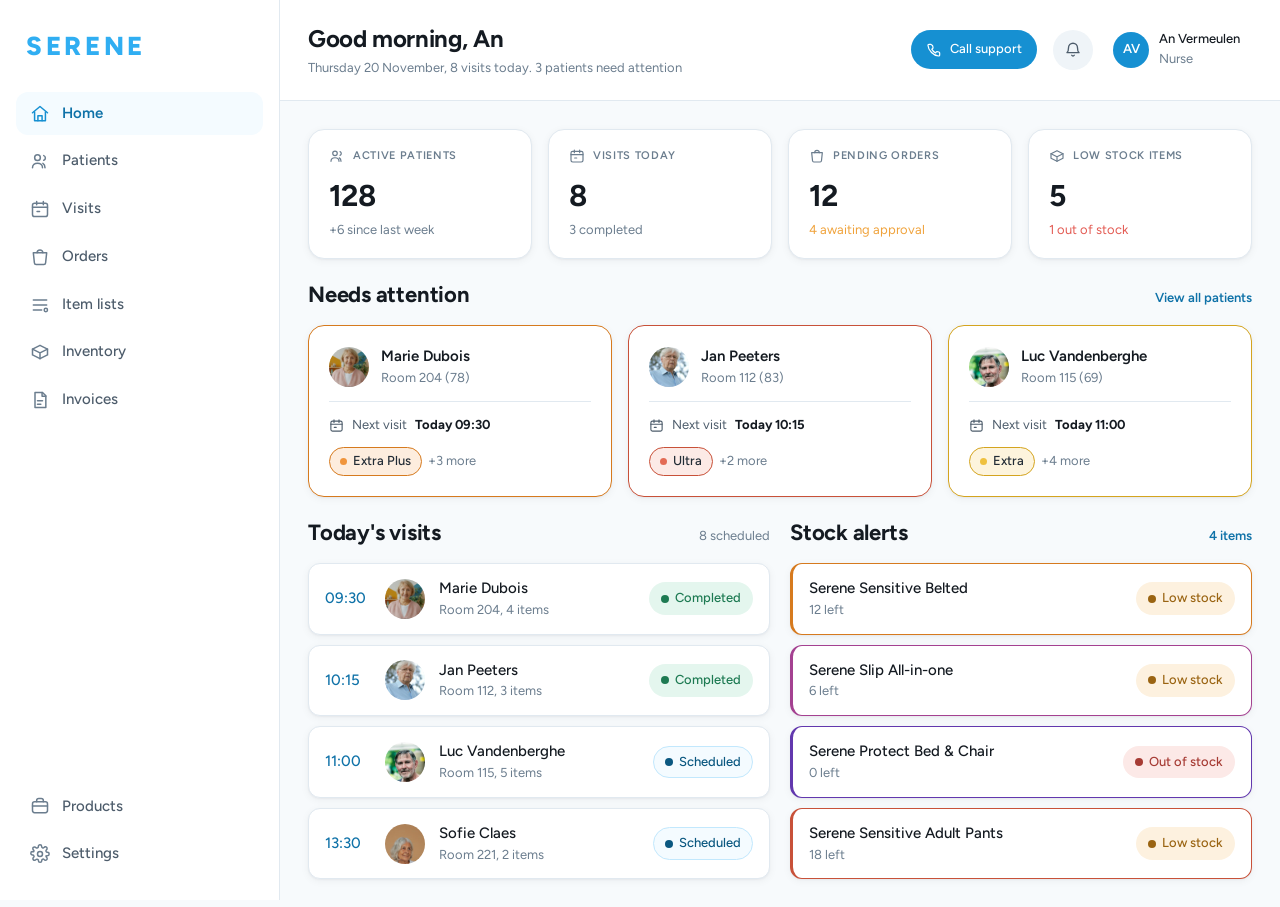
<file: index.html>
<!DOCTYPE html>
<html lang="en">
<head>
<meta charset="utf-8">
<meta name="viewport" content="width=device-width, initial-scale=1, viewport-fit=cover">
<title>SERENE — patient management</title>
<meta name="description" content="SERENE — incontinence care patient management, prototype.">
<meta name="theme-color" content="#1690d2">
<link rel="preconnect" href="https://fonts.googleapis.com">
<link rel="preconnect" href="https://fonts.gstatic.com" crossorigin>
<link href="https://fonts.googleapis.com/css2?family=Figtree:wght@400;500;600;700;800&display=swap" rel="stylesheet">
<link rel="stylesheet" href="css/app.css?v=5">
<link rel="stylesheet" href="css/features.css?v=5">
</head>
<body>
<noscript><p style="padding:24px">SERENE needs JavaScript to run.</p></noscript>

<!-- signalling for the support call. The library is vendored so the site has no
     runtime dependency on a CDN; it talks to the free public PeerJS broker. -->
<script src="js/peerjs.min.js?v=5"></script>
<script src="js/data.js?v=5"></script>
<script src="js/guide.js?v=6"></script>
<script src="js/call.js?v=5"></script>
<script src="js/app.js?v=5"></script>
</body>
</html>
</file>
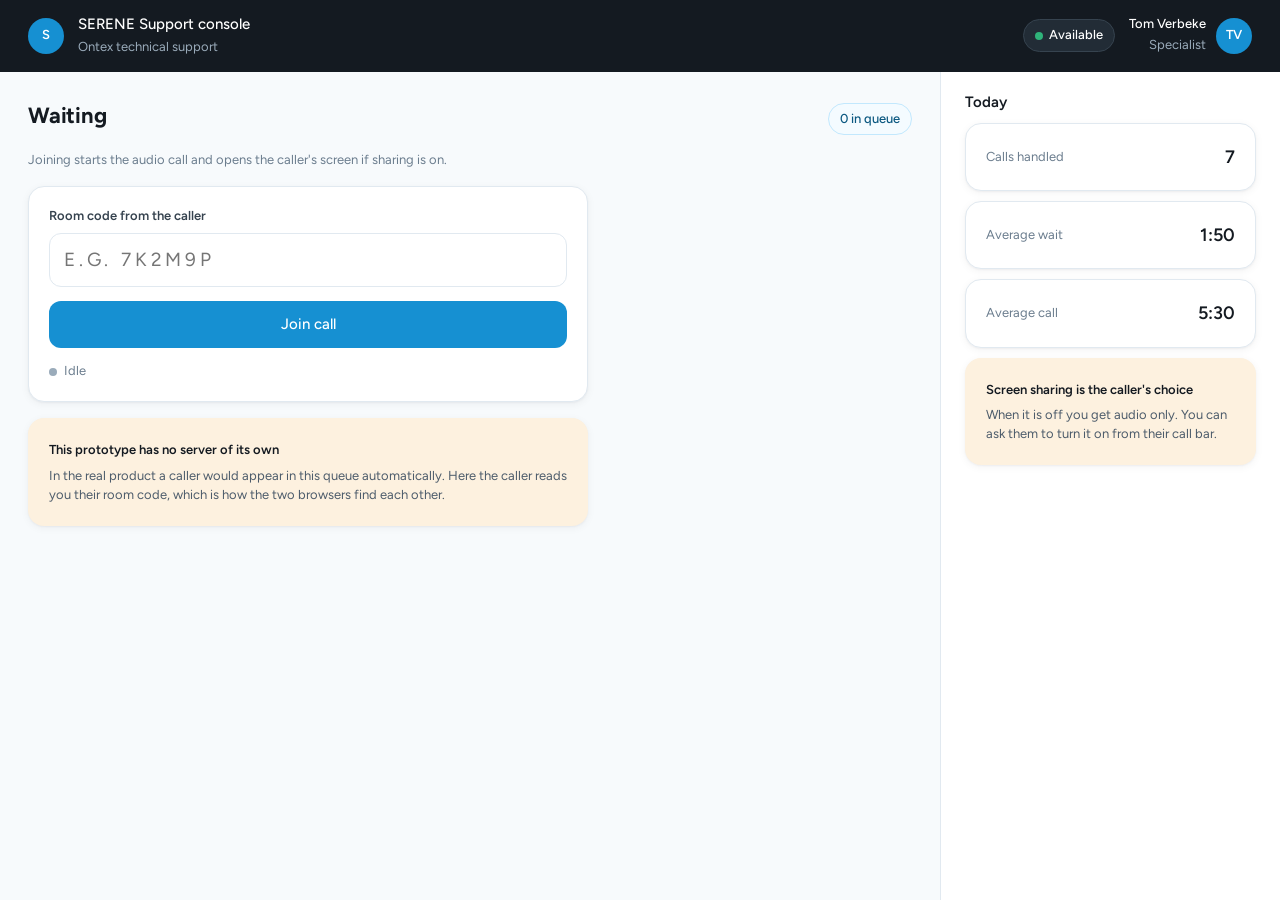
<file: agent.html>
<!DOCTYPE html>
<html lang="en">
<head>
<meta charset="utf-8">
<meta name="viewport" content="width=device-width, initial-scale=1">
<title>SERENE Support console</title>
<meta name="theme-color" content="#141a21">
<link rel="preconnect" href="https://fonts.googleapis.com">
<link rel="preconnect" href="https://fonts.gstatic.com" crossorigin>
<link href="https://fonts.googleapis.com/css2?family=Figtree:wght@400;500;600;700;800&display=swap" rel="stylesheet">
<link rel="stylesheet" href="css/app.css?v=5">
<link rel="stylesheet" href="css/features.css?v=5">
<style>
  body { background:var(--n50); }
  [hidden] { display:none !important; }   /* beats the display:flex below */
  .console { display:flex; flex-direction:column; min-height:100vh; }
  .console-top {
    display:flex; align-items:center; gap:14px; padding:14px 28px; background:var(--n900); color:var(--n0);
  }
  .console-top .titles { flex:1; min-width:0; }
  .console-top .titles b { display:block; font-size:15px; font-weight:500; }
  .console-top .titles span { font-size:13px; color:var(--n400); }
  .console-top .me { display:flex; align-items:center; gap:10px; }
  .console-top .me .stack { text-align:right; }
  .console-top .me .stack b { display:block; font-size:13px; font-weight:500; }
  .console-top .me .stack span { font-size:13px; color:var(--n400); }
  .chip-dark { background:var(--n800); border:1px solid var(--n700); color:var(--n0); }

  .console-body { flex:1; display:flex; min-height:0; }
  .console-main { flex:1; min-width:0; padding:28px; display:flex; flex-direction:column; gap:16px; }
  .console-side { width:340px; flex:0 0 340px; background:var(--n0); border-left:1px solid var(--n200);
                  display:flex; flex-direction:column; }

  .stage { flex:1; background:var(--n100); padding:20px; display:flex; min-height:0; }
  .viewer { flex:1; border-radius:16px; background:var(--n900); position:relative; overflow:hidden; display:grid; place-items:center; }
  .viewer video { width:100%; height:100%; object-fit:contain; background:#000; }
  .viewer .idle { color:var(--n400); text-align:center; display:grid; gap:10px; justify-items:center; padding:32px; }
  .viewer-chip { position:absolute; left:16px; top:16px; display:inline-flex; align-items:center; gap:7px;
                 padding:7px 12px; border-radius:var(--r-full); background:var(--n900); border:1px solid var(--n700);
                 color:var(--n0); font-size:13px; font-weight:500; }
  .viewer-ctl { position:absolute; right:16px; top:16px; display:flex; gap:8px; }
  .viewer-ctl button { width:36px; height:36px; border-radius:10px; background:var(--n800);
                       border:1px solid var(--n700); color:var(--n0); display:grid; place-items:center; }
  .viewer-note { position:absolute; left:16px; bottom:16px; display:inline-flex; align-items:center; gap:9px;
                 padding:10px 14px; border-radius:var(--r-full); background:var(--n800); border:1px solid var(--n700);
                 color:var(--n0); font-size:13px; font-weight:500; }
  .viewer-note svg { color:var(--ok); }

  .side-pad { padding:24px; display:flex; flex-direction:column; gap:12px; align-items:center; text-align:center; }
  .side-sec { padding:20px 24px; display:flex; flex-direction:column; gap:10px; }
  .side-sec.center { align-items:center; }
  .notes { padding:12px 14px; border-radius:12px; background:var(--n50); border:1px solid var(--n200);
           font:inherit; font-size:13px; color:var(--n600); width:100%; min-height:92px; resize:vertical; }
  @media (max-width:1100px) {
    .console-body { flex-direction:column; }
    .console-side { width:auto; flex:1 1 auto; border-left:none; border-top:1px solid var(--n200); }
    .stage { min-height:46vh; }
  }
</style>
</head>
<body>

<div class="console">
  <header class="console-top">
    <span class="avatar avatar-sm" style="background:var(--b600)">S</span>
    <div class="titles"><b>SERENE Support console</b><span>Ontex technical support</span></div>
    <span class="chip chip-dark"><i class="dot" style="background:var(--ok)"></i>Available</span>
    <div class="me">
      <div class="stack"><b>Tom Verbeke</b><span>Specialist</span></div>
      <span class="avatar avatar-sm" style="background:var(--b600)">TV</span>
    </div>
  </header>

  <!-- ============ QUEUE ============ -->
  <section class="console-body" id="view-queue">
    <div class="console-main">
      <div class="section-head">
        <h2 class="t-h1">Waiting</h2>
        <span class="chip chip-brand" id="queue-count">0 in queue</span>
      </div>
      <p class="t-sm muted">Joining starts the audio call and opens the caller's screen if sharing is on.</p>

      <div class="card card-pad" style="display:flex;flex-direction:column;gap:14px;max-width:560px">
        <div class="roomcode-wrap">
          <label for="code">Room code from the caller</label>
          <input class="field" id="code" placeholder="e.g. 7K2M9P" autocomplete="off"
                 maxlength="8" style="text-transform:uppercase;letter-spacing:.2em;font-size:19px">
        </div>
        <button class="btn btn-primary" id="join">Join call</button>
        <span class="conn-state" id="state"><i class="dot"></i>Idle</span>
      </div>

      <div class="card card-pad" style="max-width:560px;background:var(--warn-t);border-color:transparent">
        <b class="t-sm-sb">This prototype has no server of its own</b>
        <p class="t-sm dim" style="margin-top:6px">In the real product a caller would appear in this
          queue automatically. Here the caller reads you their room code, which is how the two
          browsers find each other.</p>
      </div>
    </div>

    <aside class="console-side">
      <div class="side-sec">
        <b class="t-h4">Today</b>
        <div class="card card-pad" style="display:flex;align-items:center;gap:8px">
          <span class="t-sm muted" style="flex:1">Calls handled</span><b class="t-h3">7</b></div>
        <div class="card card-pad" style="display:flex;align-items:center;gap:8px">
          <span class="t-sm muted" style="flex:1">Average wait</span><b class="t-h3">1:50</b></div>
        <div class="card card-pad" style="display:flex;align-items:center;gap:8px">
          <span class="t-sm muted" style="flex:1">Average call</span><b class="t-h3">5:30</b></div>
        <div class="card card-pad" style="background:var(--warn-t);border-color:transparent">
          <b class="t-sm-sb">Screen sharing is the caller's choice</b>
          <p class="t-sm dim" style="margin-top:6px">When it is off you get audio only. You can ask
            them to turn it on from their call bar.</p>
        </div>
      </div>
    </aside>
  </section>

  <!-- ============ IN CALL ============ -->
  <section class="console-body" id="view-call" hidden>
    <div class="stage">
      <div class="viewer">
        <video id="remote" autoplay playsinline></video>
        <div class="idle" id="viewer-idle" hidden>
          <span style="opacity:.6">No picture</span>
          <span class="t-sm">The caller chose not to share their screen. Audio only.</span>
        </div>
        <span class="viewer-chip"><i class="dot" style="background:var(--danger)"></i>
          <span id="caller-label">Caller's screen — live</span></span>
        <div class="viewer-ctl">
          <button id="pip" aria-label="Picture in picture"></button>
          <button id="full" aria-label="Fullscreen"></button>
        </div>
        <span class="viewer-note" id="mask-note"></span>
      </div>
    </div>

    <aside class="console-side">
      <div class="side-pad">
        <span class="avatar avatar-xl" style="background:var(--b600)" id="caller-initials">AV</span>
        <div><div class="t-h3" id="caller-name">Caller</div>
          <div class="t-sm muted" id="caller-org">Room <span id="caller-room">—</span></div></div>
        <span class="chip">Connected</span>
      </div>
      <div class="divider"></div>
      <div class="side-sec center">
        <div class="t-metric" id="timer">00:00</div>
        <span class="t-sm muted">audio connected</span>
        <div style="display:flex;gap:10px;margin-top:6px">
          <button class="icon-btn" id="mic" aria-label="Mute" style="width:48px;height:48px"></button>
          <button class="btn btn-danger" id="end">End call</button>
        </div>
      </div>
      <div class="divider"></div>
      <div class="side-sec">
        <b class="t-sm-sb">Call notes</b>
        <textarea class="notes" placeholder="What the caller is trying to do, and what you changed…"></textarea>
      </div>
      <div class="side-sec">
        <button class="btn btn-ghost btn-block">Send a help article</button>
      </div>
    </aside>
  </section>
</div>

<!-- ============ WRAP-UP ============ -->
<div class="scrim" id="wrap-scrim"></div>
<section class="sheet" id="wrap" role="dialog" aria-label="Call wrap-up">
  <header class="sheet-head">
    <span class="sheet-badge" style="background:var(--ok-t);color:var(--ok)" id="wrap-tick"></span>
    <div class="titles"><h3>Call ended</h3><p id="wrap-sub">—</p></div>
  </header>
  <div class="sheet-body">
    <div class="roomcode-wrap">
      <label>Category</label>
      <select class="field"><option>Inventory — stock count</option><option>Orders</option>
        <option>Item lists</option><option>Invoices and access</option><option>Something else</option></select>
    </div>
    <div class="roomcode-wrap">
      <label>Resolution</label>
      <textarea class="notes" placeholder="What fixed it"></textarea>
    </div>
    <div class="setting" style="padding:14px 16px;background:var(--n50);border-radius:12px">
      <div class="setting-main"><div class="t-body-m">Follow-up needed</div>
        <div class="t-sm muted">Opens a task for the account manager</div></div>
      <button class="switch" id="followup" role="switch" aria-checked="false"><span></span></button>
    </div>
  </div>
  <footer class="sheet-foot">
    <button class="btn btn-ghost" id="wrap-save">Save</button>
    <button class="btn btn-primary" id="wrap-next">Save and take next</button>
  </footer>
</section>

<script src="js/peerjs.min.js?v=5"></script>
<script src="js/data.js?v=5"></script>
<script src="js/agent.js?v=5"></script>
</body>
</html>
</file>
<file: css/app.css>
/* ==========================================================================
   SERENE — design tokens + app shell
   Tokens mirror the Figma variable collection "SERENE" one-for-one.
   ========================================================================== */

:root {
  /* brand */
  --b50:#f4fbff; --b100:#e3f4fe; --b200:#c2e8fd; --b300:#8fd5fb; --b400:#5cc1f9;
  --b500:#30aef2; --b600:#1690d2; --b700:#0f72a8; --b800:#0b5880;
  /* neutral */
  --n0:#ffffff; --n50:#f7fafc; --n100:#eff4f8; --n200:#e1e9f0; --n300:#c9d6e0;
  --n400:#9aabba; --n500:#6b7d8e; --n600:#4d5c6b; --n700:#36434f; --n800:#222c36; --n900:#141a21;
  /* semantic */
  --ok:#2fb37a; --ok-t:#e4f6ee;
  --warn:#f0a33c; --warn-t:#fdf1df;
  --danger:#e35a52; --danger-t:#fce9e7;
  /* absorbency: solid / tint / border */
  --abs-normal:#5bc08a;     --abs-normal-t:#e6f6ed;     --abs-normal-b:#3fa873;
  --abs-plus:#9cc94f;       --abs-plus-t:#f0f7e0;       --abs-plus-b:#7fae38;
  --abs-extra:#efc13f;      --abs-extra-t:#fdf4dd;      --abs-extra-b:#d4a41f;
  --abs-extraplus:#f0953c;  --abs-extraplus-t:#fdedde;  --abs-extraplus-b:#d67a1e;
  --abs-ultra:#e36b55;      --abs-ultra-t:#fceae6;      --abs-ultra-b:#c85139;
  --abs-super:#c25bae;      --abs-super-t:#f8e7f4;      --abs-super-b:#a44191;
  --abs-maxi:#7b52c7;       --abs-maxi-t:#eee8fa;       --abs-maxi-b:#6238ae;
  /* radius */
  --r-sm:8px; --r-md:12px; --r-lg:16px; --r-xl:20px; --r-2xl:28px; --r-full:999px;
  /* elevation */
  --e-card:0 1px 2px rgba(20,26,33,.04), 0 2px 8px rgba(20,26,33,.05);
  --e-raised:0 2px 4px rgba(20,26,33,.05), 0 8px 20px rgba(20,26,33,.08);
  --e-popup:0 8px 16px rgba(20,26,33,.08), 0 24px 48px rgba(20,26,33,.16);
  /* layout */
  --sidebar:280px; --topbar:88px; --appbar:76px; --tabbar:82px;
}

* { box-sizing:border-box; margin:0; padding:0; }
html, body { height:100%; }
body {
  font-family:'Figtree', system-ui, -apple-system, 'Segoe UI', sans-serif;
  font-size:15px; line-height:1.45; color:var(--n900); background:var(--n50);
  -webkit-font-smoothing:antialiased;
}
button { font:inherit; color:inherit; background:none; border:none; cursor:pointer; }
a { color:inherit; text-decoration:none; }
ul { list-style:none; }
img { display:block; max-width:100%; }
:focus-visible { outline:3px solid var(--b400); outline-offset:2px; border-radius:4px; }

/* ---------- type ---------- */
.t-display{font-size:36px;font-weight:800;letter-spacing:-.02em}
.t-h1{font-size:28px;font-weight:700;letter-spacing:-.015em}
.t-h2{font-size:22px;font-weight:700;letter-spacing:-.01em}
.t-h3{font-size:18px;font-weight:600}
.t-h4{font-size:15px;font-weight:600}
.t-body{font-size:15px;font-weight:400}
.t-body-m{font-size:15px;font-weight:500}
.t-sm{font-size:13px;font-weight:400}
.t-sm-m{font-size:13px;font-weight:500}
.t-sm-sb{font-size:13px;font-weight:600}
.t-cap{font-size:11px;font-weight:600;letter-spacing:.06em;text-transform:uppercase}
.t-metric{font-size:30px;font-weight:700;letter-spacing:-.02em}
.t-metric-m{font-size:22px;font-weight:700;letter-spacing:-.01em}
.muted{color:var(--n500)} .dim{color:var(--n600)} .strong{color:var(--n900)}

/* ==========================================================================
   SHELL
   ========================================================================== */
.app { display:flex; min-height:100%; }

/* ---------- sidebar (desktop) ---------- */
.sidebar {
  width:var(--sidebar); flex:0 0 var(--sidebar); background:var(--n0);
  border-right:1px solid var(--n200); display:flex; flex-direction:column;
  padding:24px 16px; gap:4px; position:sticky; top:0; height:100vh;
}
.brand { display:flex; align-items:center; gap:10px; padding:4px 10px 22px; }
.brand-mark { font-size:26px; font-weight:800; letter-spacing:.14em; color:var(--b500); }
.nav-item {
  display:flex; align-items:center; gap:12px; padding:11px 14px;
  border-radius:var(--r-md); color:var(--n600); font-size:15px; font-weight:500; width:100%;
}
.nav-item:hover { background:var(--n100); color:var(--n800); }
.nav-item.is-active { background:var(--b50); color:var(--b700); font-weight:600; }
.nav-item.is-active svg { color:var(--b600); }
.nav-item svg { flex:0 0 20px; color:var(--n500); }
.nav-spacer { flex:1; }

/* ---------- main ---------- */
.main { flex:1; min-width:0; display:flex; flex-direction:column; }
.topbar {
  display:flex; align-items:center; gap:16px; padding:22px 28px;
  background:var(--n0); border-bottom:1px solid var(--n200); position:sticky; top:0; z-index:20;
}
.topbar-titles { flex:1; min-width:0; }
.topbar-titles h1 { font-size:24px; font-weight:700; letter-spacing:-.015em; }
.topbar-titles p { font-size:13px; color:var(--n500); margin-top:2px; }
.icon-btn {
  width:40px; height:40px; border-radius:var(--r-full); display:grid; place-items:center;
  color:var(--n600); background:var(--n100);
}
.icon-btn:hover { background:var(--n200); }
.user-chip { display:flex; align-items:center; gap:10px; padding:4px 12px 4px 4px; border-radius:var(--r-full); }
.user-chip:hover { background:var(--n100); }
.content { padding:28px; display:flex; flex-direction:column; gap:20px; flex:1; }

/* ---------- mobile / tablet chrome ---------- */
.appbar { display:none; }
.tabbar { display:none; }
.fabs { display:none; }

/* ==========================================================================
   COMPONENTS
   ========================================================================== */
.card { background:var(--n0); border:1px solid var(--n200); border-radius:var(--r-lg); box-shadow:var(--e-card); }
.card-pad { padding:20px; }
.section { display:flex; flex-direction:column; gap:14px; }
.section-head { display:flex; align-items:baseline; gap:12px; }
.section-head h2 { font-size:22px; font-weight:700; letter-spacing:-.01em; flex:1; }
.link { color:var(--b700); font-size:13px; font-weight:600; }
.link:hover { color:var(--b800); text-decoration:underline; }

.btn {
  display:inline-flex; align-items:center; justify-content:center; gap:8px;
  padding:12px 20px; border-radius:var(--r-md); font-size:15px; font-weight:500;
  border:1px solid transparent; white-space:nowrap;
}
.btn-primary { background:var(--b600); color:var(--n0); }
.btn-primary:hover { background:var(--b700); }
.btn-ghost { background:var(--n0); border-color:var(--n200); color:var(--n700); }
.btn-ghost:hover { background:var(--n50); border-color:var(--n300); }
.btn-danger { background:var(--danger); color:var(--n0); border-radius:var(--r-full); }
.btn-danger:hover { filter:brightness(.94); }
.btn-dark { background:var(--n800); border:1px solid var(--n700); color:var(--n0); border-radius:var(--r-full); padding:9px 16px; font-size:13px; }
.btn-dark:hover { background:#2c3844; }
.btn-sm { padding:9px 14px; font-size:13px; }
.btn-block { width:100%; }

.chip {
  display:inline-flex; align-items:center; gap:6px; padding:6px 11px;
  border-radius:var(--r-full); font-size:13px; font-weight:500;
  background:var(--n100); color:var(--n700); border:1px solid transparent;
}
.chip-brand { background:var(--b50); color:var(--b800); border-color:var(--b200); }
.chip-ok { background:var(--ok-t); color:#1d7a52; }
.chip-warn { background:var(--warn-t); color:#9a6412; }
.chip-danger { background:var(--danger-t); color:#a63b34; }
.dot { width:8px; height:8px; border-radius:var(--r-full); background:currentColor; flex:0 0 8px; }

.stat-grid { display:grid; grid-template-columns:repeat(4,1fr); gap:16px; }
.stat { background:var(--n0); border:1px solid var(--n200); border-radius:var(--r-lg); padding:18px 20px; box-shadow:var(--e-card); }
.stat-label { display:flex; align-items:center; gap:8px; color:var(--n500); }
.stat-value { margin-top:10px; }
.stat-foot { font-size:13px; margin-top:4px; color:var(--n500); }

.avatar { border-radius:var(--r-full); background:var(--n200); flex:0 0 auto; display:grid; place-items:center;
  color:var(--n0); font-weight:600; overflow:hidden; background-size:cover; background-position:center; }
.avatar-sm { width:36px; height:36px; font-size:13px; }
.avatar-md { width:40px; height:40px; font-size:14px; }
.avatar-lg { width:48px; height:48px; font-size:15px; }
.avatar-xl { width:64px; height:64px; font-size:18px; }

/* absorbency coding — the whole row/card carries a tinted border */
.abs { --c:var(--n400); --t:var(--n100); --bd:var(--n300); }
.abs-normal{--c:var(--abs-normal);--t:var(--abs-normal-t);--bd:var(--abs-normal-b)}
.abs-plus{--c:var(--abs-plus);--t:var(--abs-plus-t);--bd:var(--abs-plus-b)}
.abs-extra{--c:var(--abs-extra);--t:var(--abs-extra-t);--bd:var(--abs-extra-b)}
.abs-extraplus{--c:var(--abs-extraplus);--t:var(--abs-extraplus-t);--bd:var(--abs-extraplus-b)}
.abs-ultra{--c:var(--abs-ultra);--t:var(--abs-ultra-t);--bd:var(--abs-ultra-b)}
.abs-super{--c:var(--abs-super);--t:var(--abs-super-t);--bd:var(--abs-super-b)}
.abs-maxi{--c:var(--abs-maxi);--t:var(--abs-maxi-t);--bd:var(--abs-maxi-b)}
.abs-pill {
  display:inline-flex; align-items:center; gap:6px; padding:4px 10px; border-radius:var(--r-full);
  font-size:13px; font-weight:500; background:var(--t); color:var(--n800); border:1px solid var(--bd);
}
.abs-pill .dot { width:7px; height:7px; flex:0 0 7px; background:var(--c); }

/* tables / lists */
.table { width:100%; border-collapse:separate; border-spacing:0 10px; }
.table thead th {
  text-align:left; font-size:11px; font-weight:600; letter-spacing:.06em; text-transform:uppercase;
  color:var(--n500); padding:0 16px 6px;
}
.table tbody tr { background:var(--n0); box-shadow:var(--e-card); }
.table tbody td { padding:14px 16px; border-top:1px solid var(--n200); border-bottom:1px solid var(--n200); vertical-align:middle; }
.table tbody td:first-child { border-left:1px solid var(--n200); border-radius:var(--r-md) 0 0 var(--r-md); }
.table tbody td:last-child { border-right:1px solid var(--n200); border-radius:0 var(--r-md) var(--r-md) 0; }
.table tbody tr.abs td { border-top-color:var(--bd); border-bottom-color:var(--bd); }
.table tbody tr.abs td:first-child { border-left:3px solid var(--bd); }
.table tbody tr.abs td:last-child { border-right-color:var(--bd); }
.table tbody tr:hover td { background:var(--n50); }
.cell-main { display:flex; align-items:center; gap:12px; }
.cell-stack { display:flex; flex-direction:column; gap:1px; min-width:0; }
.cell-stack .sub { font-size:13px; color:var(--n500); }

.list { display:flex; flex-direction:column; gap:10px; }
.row {
  display:flex; align-items:center; gap:14px; padding:14px 16px; background:var(--n0);
  border:1px solid var(--n200); border-radius:var(--r-md); box-shadow:var(--e-card);
}
.row.abs { border-color:var(--bd); border-left-width:3px; }
.row:hover { background:var(--n50); }
.row-main { flex:1; min-width:0; }
.row-title { font-size:15px; font-weight:500; }
.row-sub { font-size:13px; color:var(--n500); margin-top:1px; }

.toolbar { display:flex; align-items:center; gap:12px; }
.search {
  flex:1; display:flex; align-items:center; gap:10px; padding:11px 16px; background:var(--n0);
  border:1px solid var(--n200); border-radius:var(--r-md); color:var(--n500);
}
.search input { flex:1; border:none; outline:none; font:inherit; color:var(--n900); background:none; }
.search input::placeholder { color:var(--n400); }

.grid-cards { display:grid; grid-template-columns:repeat(auto-fill,minmax(260px,1fr)); gap:16px; }
.pcard { background:var(--n0); border:1px solid var(--n200); border-radius:var(--r-lg); overflow:hidden; box-shadow:var(--e-card); }
.pcard.abs { border-color:var(--bd); }
.pcard-media { aspect-ratio:4/3; background:var(--t,var(--n100)); display:grid; place-items:center; position:relative; }
.pcard-media img { width:100%; height:100%; object-fit:contain; padding:14px; }
.pcard-ph { font-size:11px; font-weight:600; letter-spacing:.08em; text-transform:uppercase; color:var(--n400); }
.pcard-body { padding:14px 16px; display:flex; flex-direction:column; gap:8px; }

.empty { display:flex; flex-direction:column; align-items:center; gap:14px; padding:64px 24px; text-align:center; }
.empty-icon { width:64px; height:64px; border-radius:var(--r-full); background:var(--n100); display:grid; place-items:center; color:var(--n500); }

.two-col { display:grid; grid-template-columns:1fr 1fr; gap:20px; align-items:start; }
.two-col-items { grid-template-columns:320px minmax(0,1fr); }
.divider { height:1px; background:var(--n200); }

/* settings-ish rows */
.setting { display:flex; align-items:center; gap:16px; padding:16px 20px; }
.setting + .setting { border-top:1px solid var(--n200); }
.setting-main { flex:1; min-width:0; }

.switch { width:46px; height:26px; border-radius:var(--r-full); background:var(--n300); padding:3px; flex:0 0 46px; transition:background .18s; }
.switch span { display:block; width:20px; height:20px; border-radius:var(--r-full); background:var(--n0); transition:transform .18s; }
.switch.is-on { background:var(--b600); }
.switch.is-on span { transform:translateX(20px); }

/* ==========================================================================
   RESPONSIVE — tablet (<1180) and mobile (<700)
   ========================================================================== */
@media (max-width:1179px) {
  .sidebar { display:none; }
  .topbar { display:none; }
  .app { flex-direction:column; }

  .appbar {
    display:flex; align-items:center; gap:12px; height:var(--appbar); padding:0 20px;
    background:var(--n0); border-bottom:1px solid var(--n200); position:sticky; top:0; z-index:20;
  }
  .appbar-titles { flex:1; min-width:0; }
  .appbar-titles h1 { font-size:19px; font-weight:700; letter-spacing:-.01em; }
  .appbar-titles p { font-size:12px; color:var(--n500); }

  .content { padding:16px 20px calc(var(--tabbar) + 24px); gap:16px; }

  .tabbar {
    display:flex; position:fixed; left:0; right:0; bottom:0; height:var(--tabbar); z-index:30;
    background:var(--n0); border-top:1px solid var(--n200); padding:10px 8px 18px;
  }
  .tab {
    flex:1; display:flex; flex-direction:column; align-items:center; gap:4px;
    color:var(--n500); font-size:11px; font-weight:500;
  }
  .tab.is-active { color:var(--b600); font-weight:600; }

  .fabs {
    display:flex; flex-direction:column; gap:12px; position:fixed; right:24px; z-index:29;
    bottom:calc(var(--tabbar) + 18px);
  }
  .fab {
    width:58px; height:58px; border-radius:var(--r-full); display:grid; place-items:center;
    box-shadow:var(--e-raised); position:relative;
  }
  .fab-support { background:var(--b600); color:var(--n0); }
  .fab-add { background:var(--n0); color:var(--b700); border:1px solid var(--n200); }

  .stat-grid { grid-template-columns:repeat(2,1fr); gap:12px; }
  .two-col, .two-col-items { grid-template-columns:minmax(0,1fr); }
  /* tables collapse into stacked rows */
  .table thead { display:none; }
  .table, .table tbody, .table tr, .table td { display:block; width:100%; }
  .table { border-spacing:0; }
  .table tbody tr { margin-bottom:10px; border:1px solid var(--n200); border-radius:var(--r-md); padding:4px 0; }
  .table tbody tr.abs { border-color:var(--bd); border-left-width:3px; }
  .table tbody td { border:none !important; padding:6px 16px; }
  .table tbody td:first-child { padding-top:12px; }
  .table tbody td:last-child { padding-bottom:12px; }
  .td-label::before {
    content:attr(data-label); display:block; font-size:11px; font-weight:600; letter-spacing:.06em;
    text-transform:uppercase; color:var(--n500); margin-bottom:2px;
  }
}

@media (max-width:699px) {
  .content { padding:14px 16px calc(var(--tabbar) + 24px); }
  .stat-grid { grid-template-columns:repeat(2,1fr); gap:10px; }
  .grid-cards { grid-template-columns:1fr; }
  .section-head h2 { font-size:19px; }
  .fabs { right:16px; }
  .toolbar { flex-wrap:wrap; }
}

/* hide-on-breakpoint helpers */
@media (max-width:1179px){ .only-desktop{display:none !important} }
@media (min-width:1180px){ .only-touch{display:none !important} }
@media (max-width:699px){ .not-mobile{display:none !important} }
</file>
<file: css/features.css>
/* ==========================================================================
   SERENE — the two interactive features
   1. Guided help   (spotlight + popup + video)
   2. Support call  (consent, waiting room, live call bar, redaction)
   ========================================================================== */

/* ---------- shared scrim ---------- */
.scrim {
  position:fixed; inset:0; background:rgba(13,20,28,.55); z-index:100;
  opacity:0; pointer-events:none; transition:opacity .18s ease-out;
}
.scrim.is-open { opacity:1; pointer-events:auto; }

/* ==========================================================================
   1. GUIDED HELP
   ========================================================================== */
/* the element being explained is lifted above the scrim and ringed */
.guide-spotlight {
  position:relative; z-index:102 !important;
  box-shadow:0 0 0 3px var(--b400), 0 0 0 10px rgba(92,193,249,.25);
  border-radius:var(--r-md);
}

.guide-pop {
  position:fixed; z-index:103; width:352px; max-width:calc(100vw - 24px);
  background:var(--n0); border:1px solid var(--n200); border-radius:var(--r-xl);
  box-shadow:var(--e-popup); overflow:hidden;
  opacity:0; transform:translateY(-6px); pointer-events:none; transition:opacity .16s, transform .16s;
}
.guide-pop.is-open { opacity:1; transform:none; pointer-events:auto; }
.guide-caret {
  position:fixed; z-index:104; width:0; height:0; opacity:0; transition:opacity .16s;
  border-left:9px solid transparent; border-right:9px solid transparent; border-bottom:9px solid var(--n0);
  filter:drop-shadow(0 -1px 0 var(--n200));
}
.guide-caret.is-open { opacity:1; }

.guide-head { display:flex; align-items:center; gap:10px; padding:14px 14px 10px 16px; }
.guide-badge { width:28px; height:28px; border-radius:var(--r-sm); background:var(--b100); color:var(--b700); display:grid; place-items:center; flex:0 0 28px; }
.guide-head .label { flex:1; font-size:13px; font-weight:600; color:var(--n700); }
.guide-close { width:32px; height:32px; border-radius:var(--r-full); background:var(--n100); color:var(--n600); display:grid; place-items:center; }
.guide-close:hover { background:var(--n200); }

.guide-video { margin:0 12px; position:relative; border-radius:14px; overflow:hidden; background:var(--n900); aspect-ratio:16/9; }
.guide-video video { width:100%; height:100%; object-fit:cover; display:block; }
.guide-video .novideo {
  position:absolute; inset:0; display:grid; place-content:center; justify-items:center; gap:8px;
  color:var(--n400); font-size:12px; text-align:center; padding:16px;
}
.guide-play {
  position:absolute; left:50%; top:50%; transform:translate(-50%,-50%);
  width:54px; height:54px; border-radius:var(--r-full); background:rgba(255,255,255,.94);
  display:grid; place-items:center; color:var(--n900); box-shadow:var(--e-raised);
}
.guide-video.is-playing .guide-play { opacity:0; pointer-events:none; }
.guide-dur {
  position:absolute; left:10px; bottom:10px; padding:3px 8px; border-radius:var(--r-full);
  background:rgba(0,0,0,.6); color:#fff; font-size:11px; font-weight:600;
}
.guide-vctl { position:absolute; right:10px; bottom:10px; display:flex; gap:6px; }
.guide-vctl button {
  width:30px; height:30px; border-radius:8px; background:rgba(0,0,0,.6); color:#fff; display:grid; place-items:center;
}
.guide-vctl button:hover { background:rgba(0,0,0,.8); }

.guide-text { padding:12px 16px 14px; }
.guide-text h4 { font-size:15px; font-weight:600; }
.guide-text p { font-size:13px; color:var(--n500); margin-top:3px; }
.guide-foot {
  display:flex; align-items:center; gap:12px; padding:12px 16px;
  background:var(--n50); border-top:1px solid var(--n200);
}
.guide-foot .main { flex:1; }
.guide-foot .main b { display:block; font-size:13px; font-weight:500; color:var(--n900); }
.guide-foot .main span { font-size:11px; color:var(--n500); }

/* touch: a help-mode toggle replaces hover */
.help-mode-btn { position:relative; }
.help-mode-btn.is-on { background:var(--b600); color:var(--n0); }
body.help-mode [data-guide] { box-shadow:0 0 0 2px var(--b300); border-radius:var(--r-md); }

/* ==========================================================================
   2. SUPPORT CALL
   ========================================================================== */
.sheet {
  position:fixed; z-index:101; background:var(--n0); border-radius:var(--r-xl);
  box-shadow:var(--e-popup); width:480px; max-width:calc(100vw - 32px);
  left:50%; top:50%; transform:translate(-50%,-48%);
  opacity:0; pointer-events:none; transition:opacity .18s, transform .18s;
  max-height:calc(100vh - 32px); overflow:auto;
}
.sheet.is-open { opacity:1; transform:translate(-50%,-50%); pointer-events:auto; }
.sheet-head { display:flex; align-items:center; gap:12px; padding:24px 24px 0; }
.sheet-badge { width:40px; height:40px; border-radius:var(--r-md); background:var(--b100); color:var(--b700); display:grid; place-items:center; flex:0 0 40px; }
.sheet-head .titles { flex:1; min-width:0; }
.sheet-head .titles h3 { font-size:18px; font-weight:600; }
.sheet-head .titles p { font-size:13px; color:var(--n500); }
.sheet-body { padding:18px 24px 20px; display:flex; flex-direction:column; gap:14px; }
.sheet-foot { display:flex; gap:12px; padding:0 24px 24px; }
.sheet-foot .btn { flex:1; }
.sheet-foot .btn-ghost { flex:0 0 auto; }
.grabber { display:none; }

/* the one choice the caller gets */
.share-opt {
  display:flex; align-items:center; gap:14px; padding:16px; border-radius:var(--r-lg);
  background:var(--b50); border:1px solid var(--b200); cursor:pointer; text-align:left; width:100%;
  transition:background .15s, border-color .15s;
}
.share-opt .ico { color:var(--b700); flex:0 0 24px; }
.share-opt .txt { flex:1; min-width:0; }
.share-opt .txt b { display:block; font-size:15px; font-weight:500; }
.share-opt .txt span { font-size:13px; color:var(--n500); }
.share-opt[aria-pressed="false"] { background:var(--n50); border-color:var(--n200); }
.share-opt[aria-pressed="false"] .ico { color:var(--n500); }

.privacy-note {
  display:flex; gap:10px; padding:14px; border-radius:14px; background:var(--n50);
  font-size:13px; color:var(--n600);
}
.privacy-note svg { flex:0 0 18px; color:var(--n500); margin-top:1px; }

/* waiting room */
.waiting { display:flex; flex-direction:column; align-items:center; gap:16px; padding:8px 32px 24px; text-align:center; }
.halo { width:132px; height:132px; display:grid; place-items:center; position:relative; }
.halo::before, .halo::after { content:''; position:absolute; border-radius:var(--r-full); }
.halo::before { inset:0; background:var(--b50); animation:pulse 2.4s ease-out infinite; }
.halo::after { inset:18px; background:var(--b100); animation:pulse 2.4s ease-out .4s infinite; }
.halo .core { width:64px; height:64px; border-radius:var(--r-full); background:var(--b600); color:#fff; display:grid; place-items:center; position:relative; }
@keyframes pulse { 0%{transform:scale(.88);opacity:.85} 70%{transform:scale(1.06);opacity:.35} 100%{transform:scale(.88);opacity:.85} }
.progress { width:320px; max-width:100%; height:6px; border-radius:var(--r-full); background:var(--n100); overflow:hidden; }
.progress i { display:block; height:100%; background:var(--b400); border-radius:var(--r-full); width:12%; transition:width .9s linear; }
.waiting-chips { display:flex; flex-wrap:wrap; gap:8px; justify-content:center; }

/* the live call bar */
.callbar {
  position:fixed; z-index:95; left:50%; transform:translateX(-50%); bottom:24px;
  display:flex; align-items:center; gap:12px; padding:14px 16px;
  background:var(--n900); border-radius:var(--r-2xl); box-shadow:var(--e-popup); color:var(--n0);
}
.callbar.is-hidden { display:none; }
.callbar .who { display:flex; flex-direction:column; gap:1px; min-width:0; }
.callbar .who b { font-size:15px; font-weight:500; }
.callbar .who span { font-size:13px; color:var(--n400); }
.callbar .timer { font-size:15px; font-weight:500; font-variant-numeric:tabular-nums; }
.callbar .sep { width:1px; height:32px; background:var(--n700); }
.callbar .state { display:inline-flex; align-items:center; gap:7px; padding:7px 12px; border-radius:var(--r-full); background:var(--n800); border:1px solid var(--n700); font-size:13px; font-weight:500; }
.callbar .state .dot { background:var(--danger); animation:blink 1.4s ease-in-out infinite; }
@keyframes blink { 0%,100%{opacity:1} 50%{opacity:.25} }
.callbar .round { width:44px; height:44px; border-radius:var(--r-full); background:var(--n800); border:1px solid var(--n700); display:grid; place-items:center; color:var(--n0); }
.callbar .round:hover { background:#2c3844; }
.callbar .round.is-off { background:var(--danger); border-color:var(--danger); }

/* topbar pill replacing "Call support" while a call runs */
.live-pill { display:inline-flex; align-items:center; gap:8px; padding:10px 16px; border-radius:var(--r-full); background:var(--b600); color:var(--n0); font-size:13px; font-weight:600; }
.live-pill .dot { background:#fff; animation:blink 1.4s ease-in-out infinite; }

/* what the specialist sees */
.preview-wrap { width:880px; max-width:calc(100vw - 32px); }
.preview-stage { border-radius:14px; overflow:hidden; background:var(--n800); aspect-ratio:16/10; position:relative; }
.preview-stage video, .preview-stage canvas { width:100%; height:100%; object-fit:contain; display:block; }
.preview-live { position:absolute; left:12px; top:12px; display:inline-flex; align-items:center; gap:7px; padding:5px 10px; border-radius:var(--r-full); background:rgba(0,0,0,.72); color:#fff; font-size:11px; font-weight:700; letter-spacing:.06em; }
.preview-live .dot { background:var(--danger); }
.masked-note { display:flex; gap:10px; padding:12px 14px; border-radius:var(--r-md); background:var(--ok-t); font-size:13px; color:var(--n700); }
.masked-note svg { flex:0 0 18px; color:var(--ok); margin-top:1px; }

/* redaction applied to the *local* DOM only as a fallback (see call.js) */
body.redact-fallback [data-sensitive] { filter:blur(7px); }

/* ended */
.ended { display:flex; flex-direction:column; align-items:center; gap:14px; padding:32px 28px 20px; text-align:center; }
.ended .tick { width:56px; height:56px; border-radius:var(--r-full); background:var(--ok-t); color:var(--ok); display:grid; place-items:center; }
.ended-foot { background:var(--n50); border-top:1px solid var(--n200); padding:18px 28px 24px; display:flex; flex-direction:column; gap:10px; align-items:center; }
.ended-foot .choices { display:flex; gap:10px; width:100%; }
.ended-foot .choices .btn { flex:1; }

/* room code */
.roomcode {
  display:flex; align-items:center; gap:10px; padding:12px 14px; border-radius:var(--r-md);
  background:var(--n900); color:var(--n0); font-family:ui-monospace,'SF Mono',Menlo,monospace;
  font-size:19px; font-weight:600; letter-spacing:.22em; justify-content:center;
}
.roomcode-wrap { display:flex; flex-direction:column; gap:7px; }
.roomcode-wrap > label { font-size:13px; font-weight:600; color:var(--n700); }
.field { padding:12px 14px; border-radius:var(--r-md); border:1px solid var(--n200); background:var(--n0); font:inherit; width:100%; }
.field:focus { outline:none; border-color:var(--b400); box-shadow:0 0 0 3px rgba(92,193,249,.25); }

.conn-state { font-size:13px; display:inline-flex; align-items:center; gap:7px; color:var(--n500); }
.conn-state .dot { background:var(--n400); }
.conn-state.is-live { color:var(--ok); } .conn-state.is-live .dot { background:var(--ok); }
.conn-state.is-err { color:var(--danger); } .conn-state.is-err .dot { background:var(--danger); }

/* ---------- touch variants ---------- */
@media (max-width:1179px) {
  .sheet {
    width:100%; max-width:100%; left:0; right:0; top:auto; bottom:0; transform:translateY(16px);
    border-radius:24px 24px 0 0; max-height:92vh;
  }
  .sheet.is-open { transform:none; }
  .grabber { display:block; width:40px; height:4px; border-radius:var(--r-full); background:var(--n300); margin:10px auto 0; }
  .sheet-head { padding-top:10px; }
  .sheet-foot { flex-direction:column; }
  .sheet-foot .btn, .sheet-foot .btn-ghost { flex:1 1 auto; width:100%; }

  /* waiting room takes the whole screen on touch */
  .sheet.is-fullscreen { top:0; height:100%; max-height:100%; border-radius:0; }
  .sheet.is-fullscreen .waiting { justify-content:center; height:100%; padding:40px 24px; }
  .sheet.is-fullscreen .grabber { display:none; }

  .callbar {
    left:16px; right:16px; transform:none; bottom:calc(var(--tabbar) + 10px);
    padding:10px 12px; gap:10px; border-radius:var(--r-xl);
  }
  .callbar .sep, .callbar .state, .callbar .timer-sep { display:none; }
  .callbar .who { flex:1; }
  .callbar .who b { font-size:13px; }
  .callbar .who span { font-size:12px; }
  .callbar .round { width:40px; height:40px; }
  body.in-call .fabs { display:none; }
  .preview-wrap { width:100%; }
}
@media (max-width:699px) {
  .guide-pop { width:calc(100vw - 24px); }
  .halo { width:112px; height:112px; }
}
</file>
